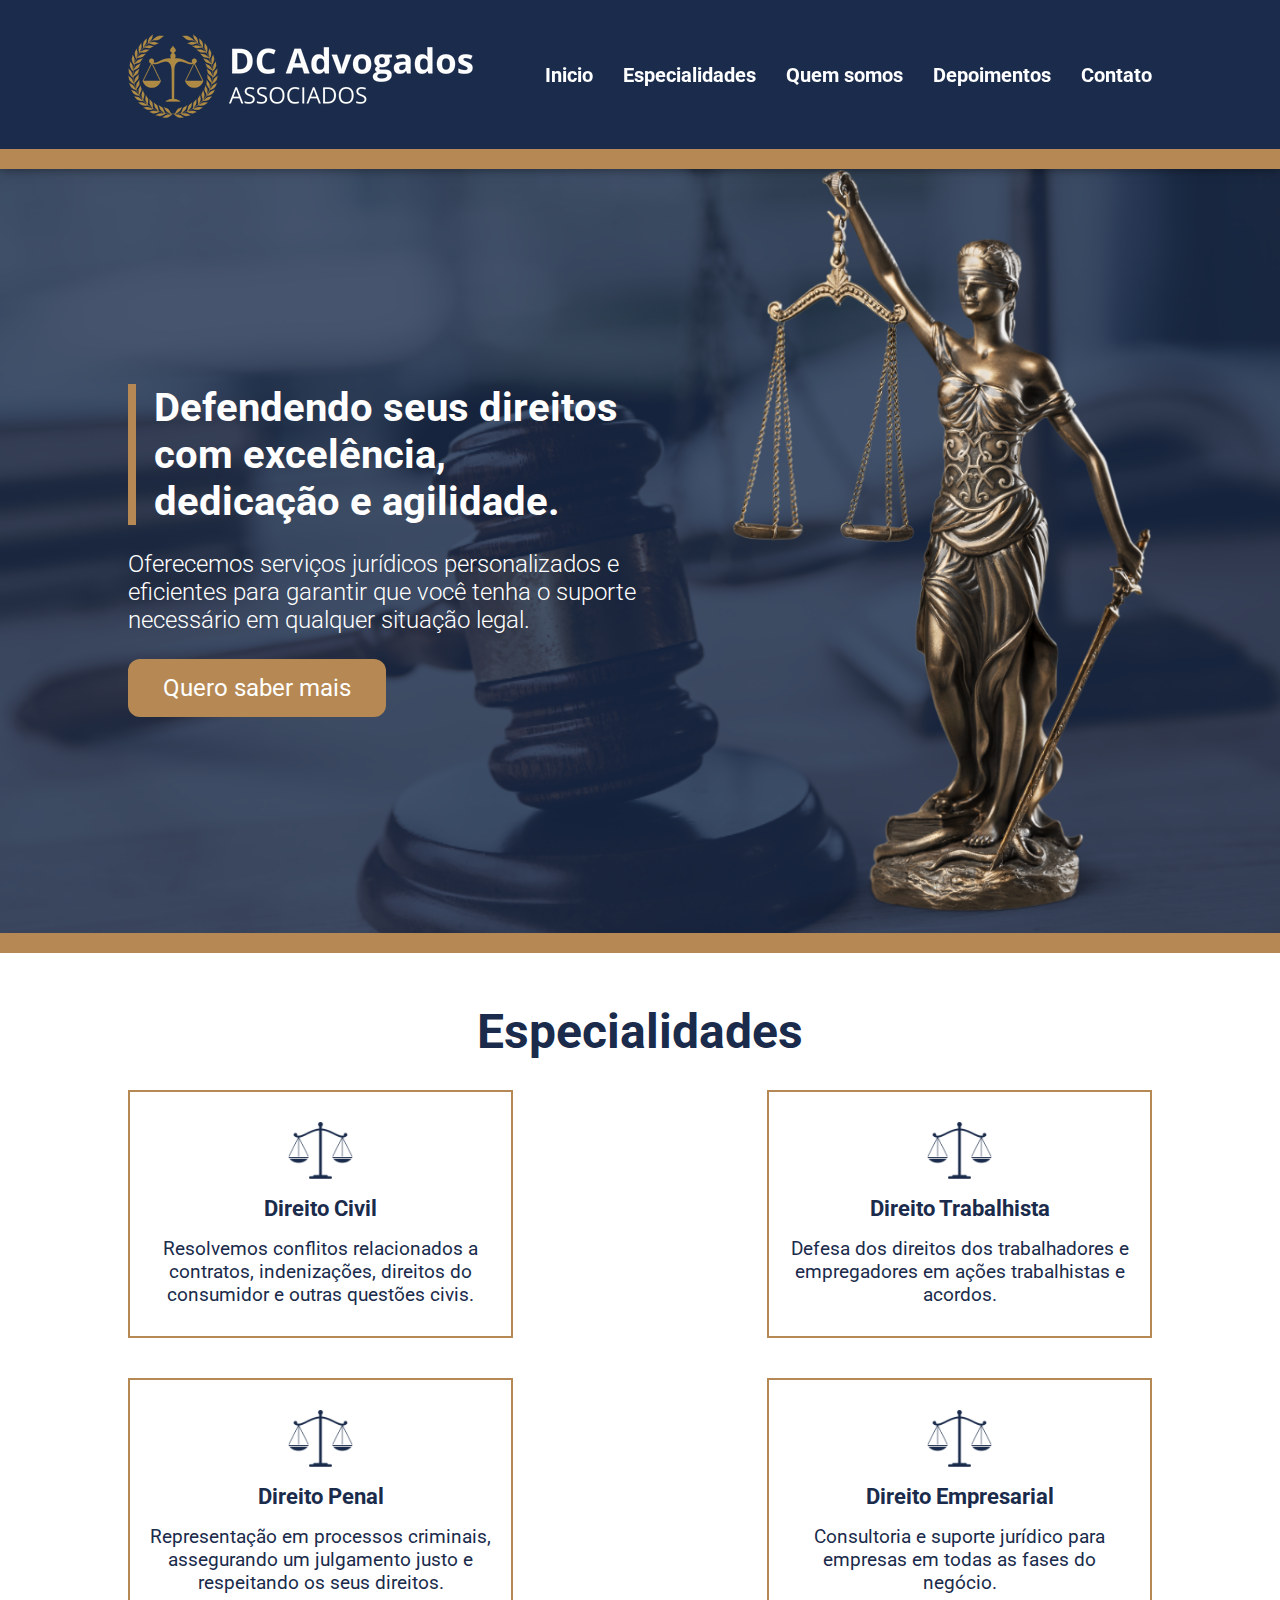
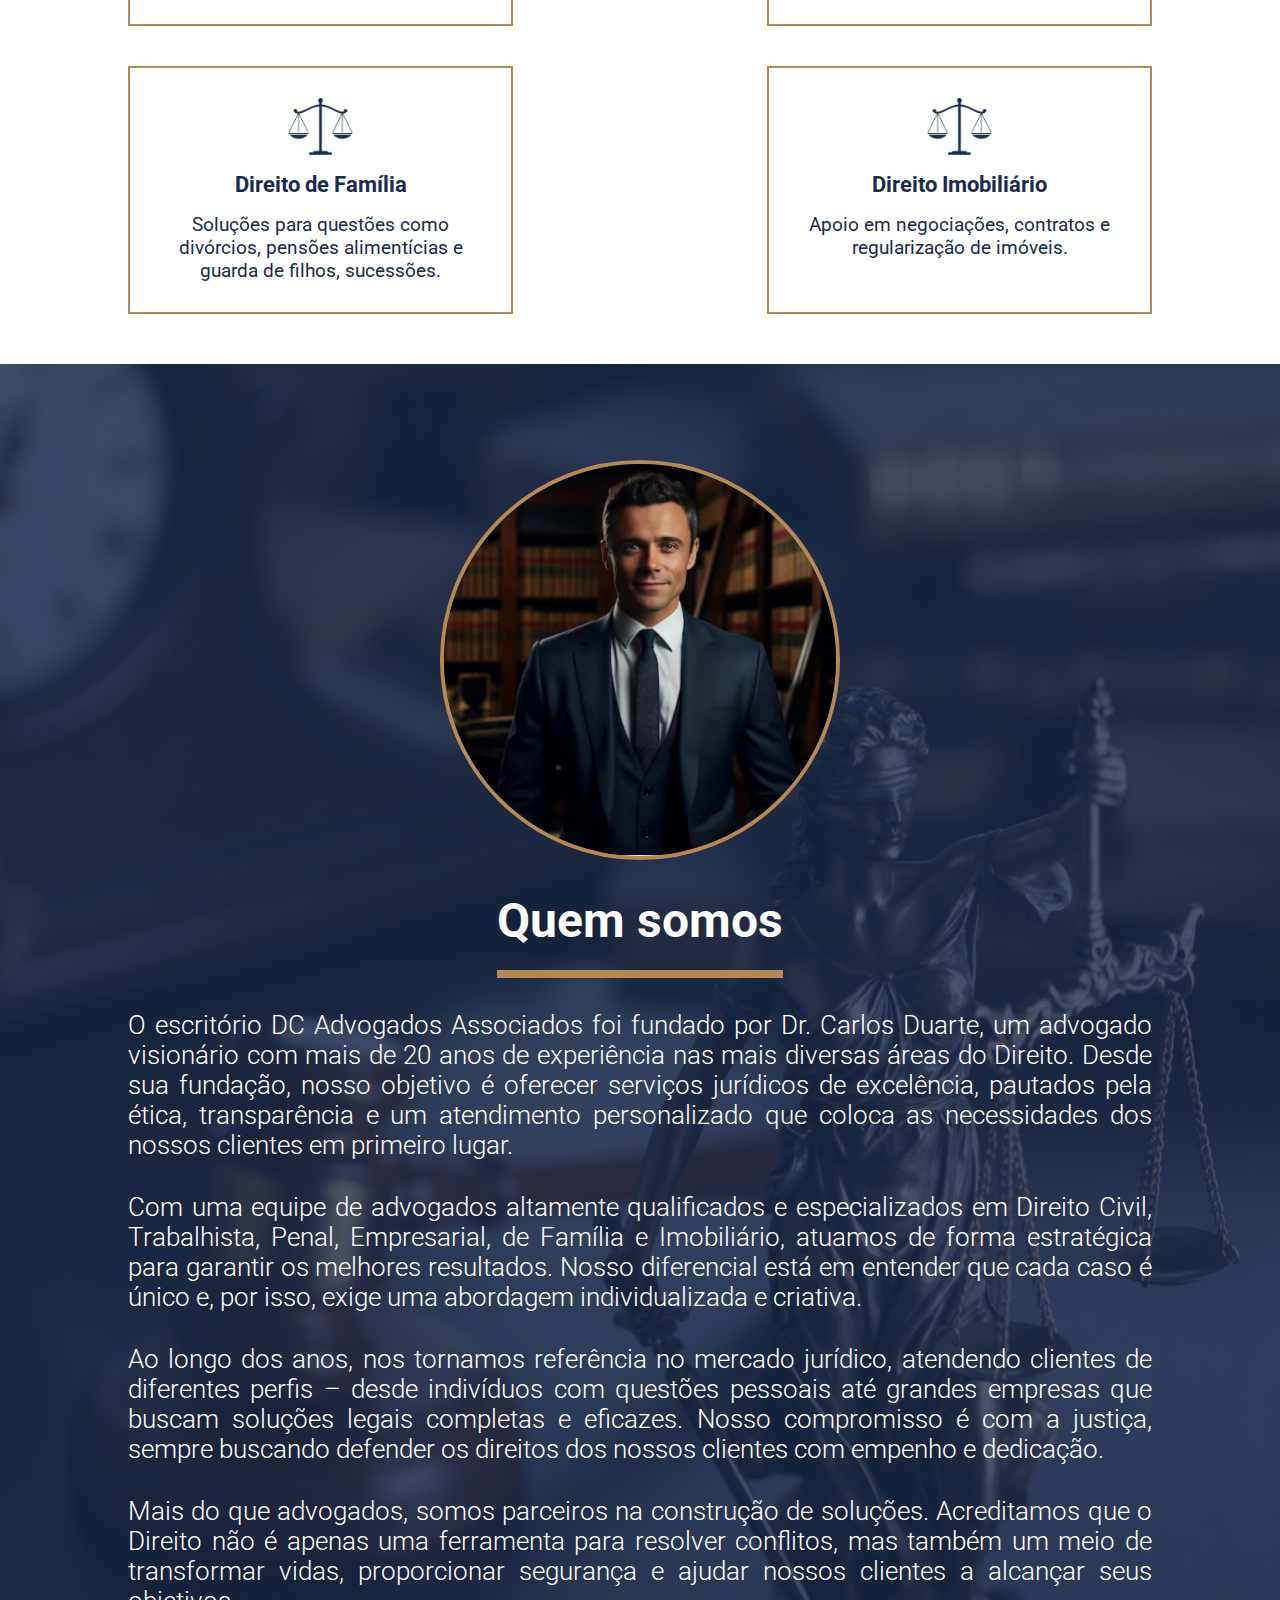
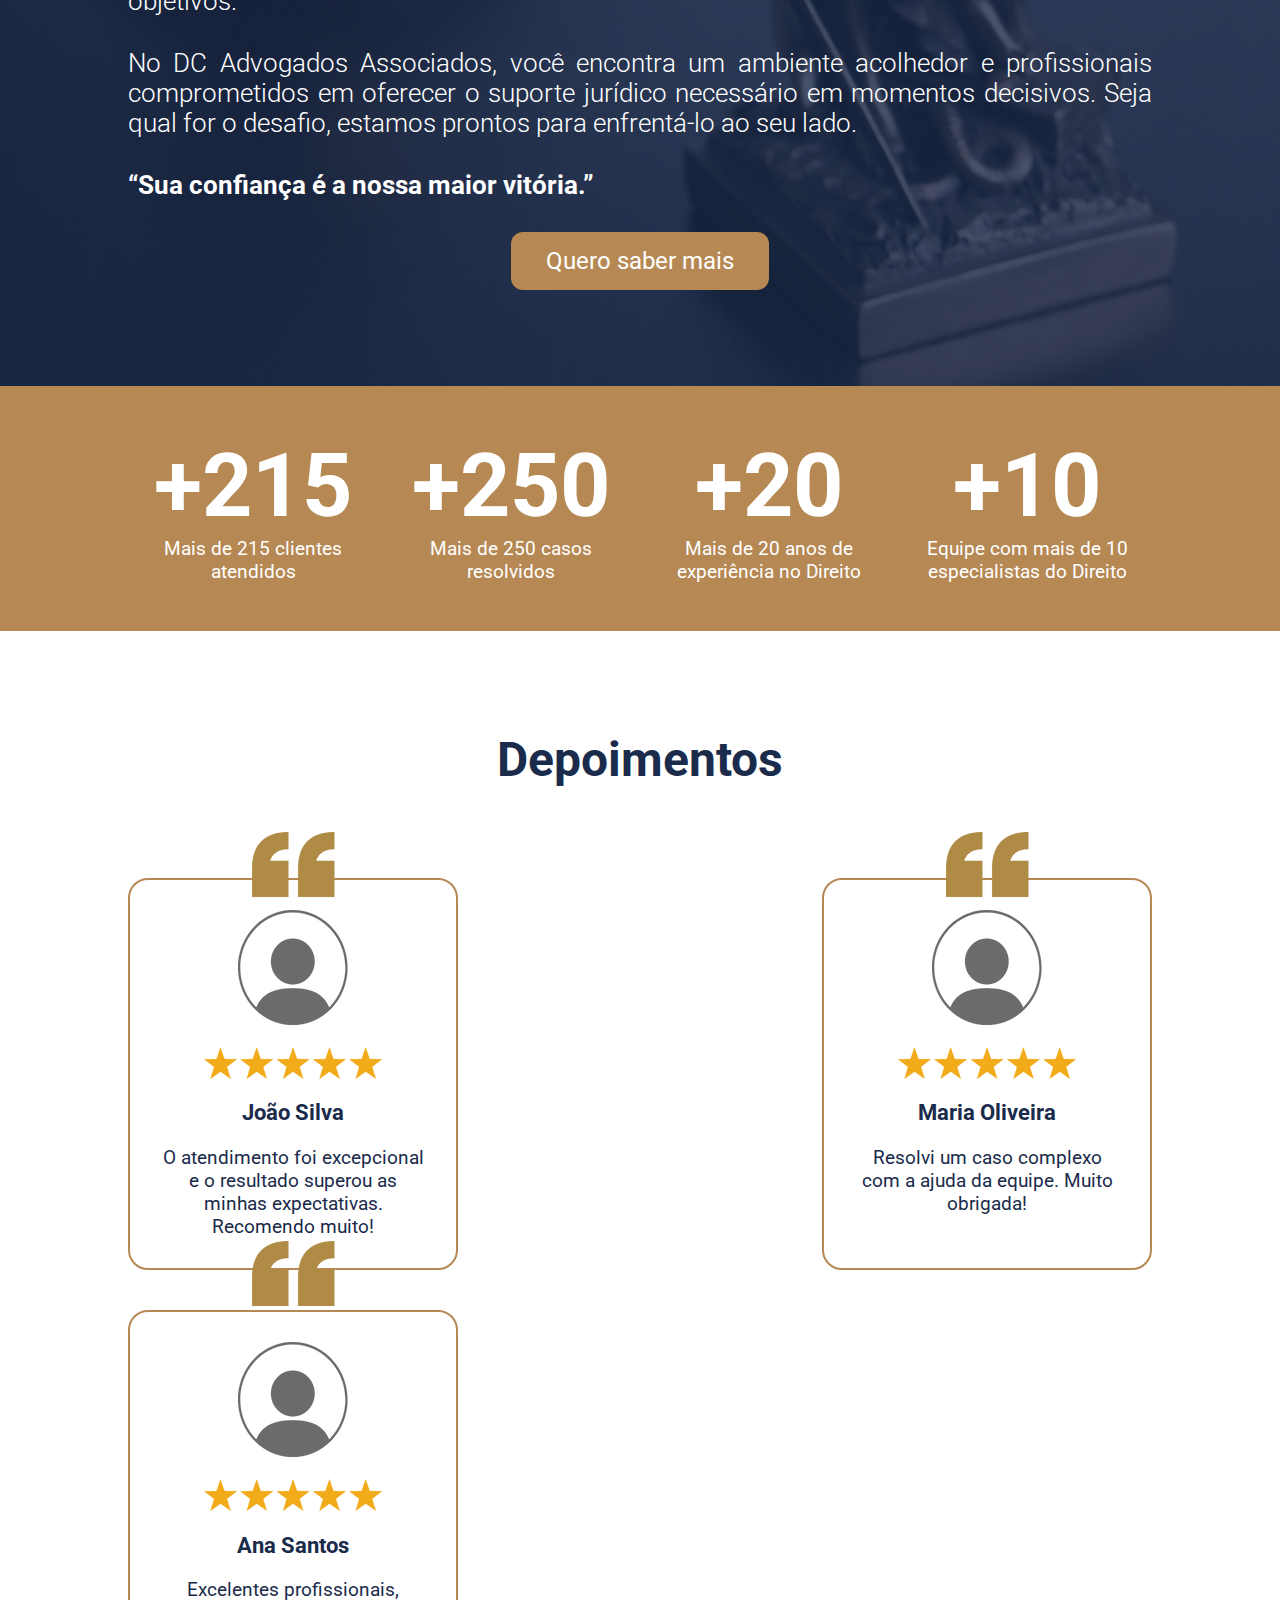
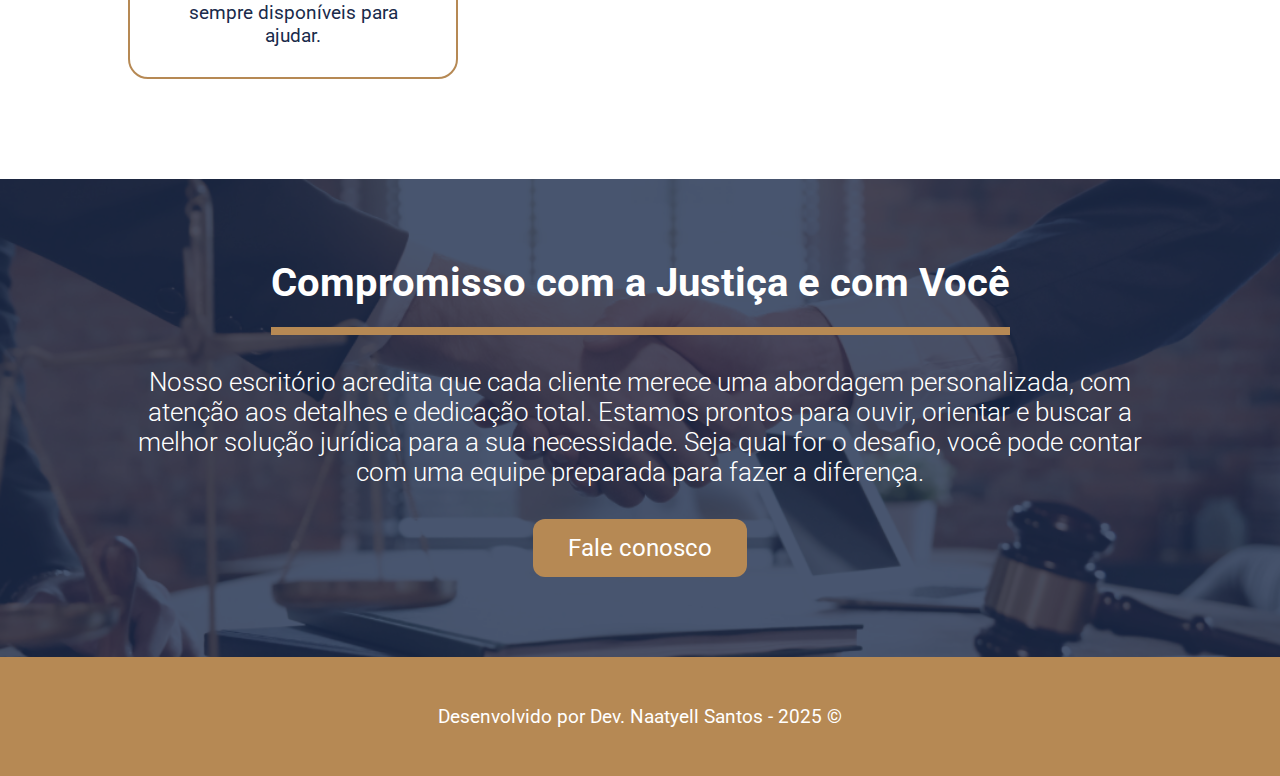
<file: index.html>
<!DOCTYPE html>
<html lang="pt-BR">
  <head>
    <meta charset="UTF-8" />
    <meta name="viewport" content="width=device-width, initial-scale=1.0" />
    <title>DC Advogados Associados</title>
    <link rel="preconnect" href="https://fonts.googleapis.com" />
    <link rel="preconnect" href="https://fonts.gstatic.com" crossorigin />
    <link
      href="https://fonts.googleapis.com/css2?family=Roboto:ital,wght@0,100..900;1,100..900&display=swap"
      rel="stylesheet"
    />
    <link rel="stylesheet" href="style.css" />
  </head>
  <body>
    <div class="container-global">
      <!-- header - cabeçalho -->
      <header>
        <div class="header-container">
          <img src="./assets/logo.png" alt="logomarca" />
          <nav>
            <ul>
              <li><a href="#banner">Inicio</a></li>
              <li><a href="#especialidades">Especialidades</a></li>
              <li><a href="#foto-advogado">Quem somos</a></li>
              <li><a href="#depoimentos">Depoimentos</a></li>
              <li><a href="./pages/contato/index.html">Contato</a></li>
            </ul>
          </nav>
        </div>
      </header>

      <!-- banner -->

      <section class="container-section-banner" id="banner">
        <div class="container-div-banner">
          <div class="container-content-banner">
            <h1 class="title">
              Defendendo seus direitos com excelência, dedicação e agilidade.
            </h1>
            <p class="description">
              Oferecemos serviços jurídicos personalizados e eficientes para
              garantir que você tenha o suporte necessário em qualquer situação
              legal.
            </p>
            <a href="#" class="btn-whatsapp">Quero saber mais</a>
          </div>
          <img
            id="image-justice"
            src="./assets/justica.png"
            alt="estatua justiça"
          />
        </div>
      </section>

      <!-- Especialidades -->

      <section class="container-section-specialties" id="especialidades">
        <div class="container-div-specialties">
          <h2 id="title-specialties">Especialidades</h2>
          <div class="container-cards-specialties">
            <div class="cards">
              <img src="./assets/balanca.png" alt="balanca" />
              <h3>Direito Civil</h3>
              <p>
                Resolvemos conflitos relacionados a contratos, indenizações,
                direitos do consumidor e outras questões civis.
              </p>
            </div>
            <div class="cards">
              <img src="./assets/balanca.png" alt="balanca" />
              <h3>Direito Trabalhista</h3>
              <p>
                Defesa dos direitos dos trabalhadores e empregadores em ações
                trabalhistas e acordos.
              </p>
            </div>
            <div class="cards">
              <img src="./assets/balanca.png" alt="balanca" />
              <h3>Direito Penal</h3>
              <p>
                Representação em processos criminais, assegurando um julgamento
                justo e respeitando os seus direitos.
              </p>
            </div>
            <div class="cards">
              <img src="./assets/balanca.png" alt="balanca" />
              <h3>Direito Empresarial</h3>
              <p>
                Consultoria e suporte jurídico para empresas em todas as fases
                do negócio.
              </p>
            </div>
            <div class="cards">
              <img src="./assets/balanca.png" alt="balanca" />
              <h3>Direito de Família</h3>
              <p>
                Soluções para questões como divórcios, pensões alimentícias e
                guarda de filhos, sucessões.
              </p>
            </div>
            <div class="cards">
              <img src="./assets/balanca.png" alt="balanca" />
              <h3>Direito Imobiliário</h3>
              <p>Apoio em negociações, contratos e regularização de imóveis.</p>
            </div>
          </div>
        </div>
      </section>

      <!-- Quem somos -->

      <section class="container-section-about-us">
        <div class="container-div-about-us">
          <img src="assets/advogado.png" alt="advogado" id="foto-advogado" />
          <h2>Quem somos</h2>
          <p>
            O escritório DC Advogados Associados foi fundado por Dr. Carlos
            Duarte, um advogado visionário com mais de 20 anos de experiência
            nas mais diversas áreas do Direito. Desde sua fundação, nosso
            objetivo é oferecer serviços jurídicos de excelência, pautados pela
            ética, transparência e um atendimento personalizado que coloca as
            necessidades dos nossos clientes em primeiro lugar.
          </p>
          <p>
            Com uma equipe de advogados altamente qualificados e especializados
            em Direito Civil, Trabalhista, Penal, Empresarial, de Família e
            Imobiliário, atuamos de forma estratégica para garantir os melhores
            resultados. Nosso diferencial está em entender que cada caso é único
            e, por isso, exige uma abordagem individualizada e criativa.
          </p>
          <p>
            Ao longo dos anos, nos tornamos referência no mercado jurídico,
            atendendo clientes de diferentes perfis – desde indivíduos com
            questões pessoais até grandes empresas que buscam soluções legais
            completas e eficazes. Nosso compromisso é com a justiça, sempre
            buscando defender os direitos dos nossos clientes com empenho e
            dedicação.
          </p>
          <p>
            Mais do que advogados, somos parceiros na construção de soluções.
            Acreditamos que o Direito não é apenas uma ferramenta para resolver
            conflitos, mas também um meio de transformar vidas, proporcionar
            segurança e ajudar nossos clientes a alcançar seus objetivos.
          </p>
          <p>
            No DC Advogados Associados, você encontra um ambiente acolhedor e
            profissionais comprometidos em oferecer o suporte jurídico
            necessário em momentos decisivos. Seja qual for o desafio, estamos
            prontos para enfrentá-lo ao seu lado.
          </p>
          <p id="ultima-frase">“Sua confiança é a nossa maior vitória.”</p>
          <a href="#" class="btn-whatsapp">Quero saber mais</a>
        </div>
      </section>

      <!-- números -->

      <section class="container-section-numbers">
        <div class="container-div-numbers">
          <div class="cards-numbers">
            <h3>+215</h3>
            <p>Mais de 215 clientes atendidos</p>
          </div>

          <div class="cards-numbers">
            <h3>+250</h3>
            <p>Mais de 250 casos resolvidos</p>
          </div>

          <div class="cards-numbers">
            <h3>+20</h3>
            <p>Mais de 20 anos de experiência no Direito</p>
          </div>

          <div class="cards-numbers">
            <h3>+10</h3>
            <p>Equipe com mais de 10 especialistas do Direito</p>
          </div>
        </div>
      </section>

      <!-- Depoimentos -->

      <section class="container-section-testimonials" id="depoimentos">
        <div class="container-div-testimonials">
          <h2>Depoimentos</h2>
          <div class="container-cards-testimonials">
            <div class="card-testimonials">
              <img src="assets/aspas.png" alt="aspas" class="aspas" />
              <img src="assets/usuario.png" alt="usuário" />
              <img src="assets/estrelas.png" alt="estrelas" />
              <h3>João Silva</h3>
              <p>
                O atendimento foi excepcional e o resultado superou as minhas
                expectativas. Recomendo muito!
              </p>
            </div>

            <div class="card-testimonials">
              <img src="assets/aspas.png" alt="aspas" class="aspas" />
              <img src="assets/usuario.png" alt="usuário" />
              <img src="assets/estrelas.png" alt="estrelas" />
              <h3>Maria Oliveira</h3>
              <p>
                Resolvi um caso complexo com a ajuda da equipe. Muito obrigada!
              </p>
            </div>

            <div class="card-testimonials">
              <img src="assets/aspas.png" alt="aspas" class="aspas" />
              <img src="assets/usuario.png" alt="usuário" />
              <img src="assets/estrelas.png" alt="estrelas" />
              <h3>Ana Santos</h3>
              <p>Excelentes profissionais, sempre disponíveis para ajudar.</p>
            </div>
          </div>
        </div>
      </section>

      <!-- Ultimo banner -->

      <section class="container-section-last-banner">
        <div class="container-div-last-banner">
          <h2>Compromisso com a Justiça e com Você</h2>
          <p>
            Nosso escritório acredita que cada cliente merece uma abordagem
            personalizada, com atenção aos detalhes e dedicação total. Estamos
            prontos para ouvir, orientar e buscar a melhor solução jurídica para
            a sua necessidade. Seja qual for o desafio, você pode contar com uma
            equipe preparada para fazer a diferença.
          </p>
          <a href="#" class="btn-whatsapp">Fale conosco</a>
        </div>
      </section>

      <!-- Footer - rodapé -->

      <footer>
        <p>Desenvolvido por Dev. Naatyell Santos - 2025 ©</p>
      </footer>
    </div>
  </body>
</html>
</file>
<file: style.css>
* {
  margin: 0;
  padding: 0;
  box-sizing: border-box;
}

body {
  font-family: "Roboto", sans-serif;
}

/* header */

header {
  background-color: #1a2b4b;
  display: flex;
  justify-content: center;
  padding: 30px 0px;
  border-bottom: 20px solid #b68954;
  position: fixed;
  width: 100%;
  z-index: 99;
  top: 0;
  right: 0;
  left: 0;
box-shadow: 0 0 10px rgba(0, 0, 0, 0.5);
}

nav ul li a {
  color: white;
  text-decoration: none;
  font-size: 20px;
  font-weight: bold;
}

nav ul li a:hover {
  color: #b68954;
  border-top: 5px solid #b68954;
  border-bottom: 5px solid #b68954;
  padding: 8px 0px;
  transition: 0.4s ease;
}

nav ul {
  display: flex;
  gap: 30px;
  list-style: none;
}

.header-container {
  display: flex;
  flex-direction: row;
  justify-content: space-between;
  align-items: center;
  width: 80%;
}

/* banner */

.container-section-banner {
  background-image: url("./assets/banner1.png");
  display: flex;
  background-size: cover;
  justify-content: center;
  position: relative;
  border-bottom: 20px solid #b68954;
  padding-top: 169px;
}

.container-section-banner::before {
  content: "";
  width: 100%;
  height: 100%;
  background-color: rgba(26, 43, 75, 0.8);
  position: absolute;
  top: 0;
  left: 0;
  bottom: 0;
  right: 0;
}

.container-div-banner {
  display: flex;
  flex-direction: row;
  justify-content: space-between;
  align-items: center;
  width: 80%;
  z-index: 1;
}

.container-content-banner {
  display: flex;
  flex-direction: column;
  gap: 25px;
  width: 50%;
}

#image-justice {
  width: 420px;
}

.title {
  color: white;
  font-size: 40px;
  border-left: 8px solid #b68954;
  padding-left: 18px;
  font-weight: bold;
}

.description {
  font-size: 24px;
  color: white;
  font-weight: 300;
}

.btn-whatsapp {
  text-decoration: none;
  color: white;
  font-size: 24px;
  background-color: #b68954;
  padding: 15px 35px;
  border-radius: 12px;
  width: fit-content;
}

.btn-whatsapp:hover {
  background-color: #c5a179;
}

/* especialidades */

.container-section-specialties {
  display: flex;
  justify-content: center;
}

.container-div-specialties {
  width: 80%;
  display: flex;
  flex-direction: column;
  align-items: center;
  padding: 50px 0;
  gap: 30px;
}

#title-specialties {
  font-size: 3rem;
  color: #1a2b4b;
}

.container-cards-specialties {
  display: flex;
  flex-wrap: wrap;
  justify-content: space-between;
  gap: 40px;
}

.cards {
  width: 385px;
  border: 2px solid #b68954;
  display: flex;
  flex-direction: column;
  align-items: center;
  padding: 30px 20px;
  gap: 1rem;
}

.cards img {
  width: 65px;
}

.cards h3 {
  font-size: 1.4rem;
  color: #1a2b4b;
}

.cards p {
  text-align: center;
  font-size: 1.2rem;
  color: #1a2b4b;
}

/* Quem somos */

.container-section-about-us {
  background-image: url("./assets/banner-sobre-mim.png");
  display: flex;
  justify-content: center;
  padding: 6rem 0;
  background-size: cover;
  position: relative;
}

.container-section-about-us::before {
  content: "";
  width: 100%;
  height: 100%;
  background-color: rgba(26, 43, 75, 0.8);
  position: absolute;
  top: 0;
  left: 0;
  bottom: 0;
  right: 0;
}

.container-div-about-us {
  width: 80%;
  display: flex;
  flex-direction: column;
  align-items: center;
  gap: 2rem;
  z-index: 1;
}

.container-div-about-us img {
  width: 400px;
  height: 400px;
  border-radius: 100%;
  object-fit: cover;
  border: 4px solid #b68954;
}

.container-div-about-us h2 {
  font-size: 3rem;
  color: white;
  border-bottom: 8px solid #b68954;
  padding-bottom: 1.3rem;
}

.container-div-about-us p {
  font-size: 1.6rem;
  color: white;
  text-align: justify;
  font-weight: 300;
}

#ultima-frase {
  width: 100%;
  font-weight: bold;
}

/* números */

.container-section-numbers {
  background-color: #b68954;
  display: flex;
  justify-content: center;
  padding: 3rem 0;
}

.container-div-numbers {
  width: 80%;
  display: flex;
  justify-content: space-between;
  flex-wrap: wrap;
}

.cards-numbers {
  text-align: center;
  width: 250px;
}

.cards-numbers h3 {
  font-size: 5.5rem;
  color: white;
}

.cards-numbers p {
  font-size: 1.2rem;
  color: white;
}

/* Depoimentos */

.container-section-testimonials {
  display: flex;
  justify-content: center;
  padding: 6.25rem 0;
}

.container-div-testimonials {
  width: 80%;
  display: flex;
  flex-direction: column;
  align-items: center;
  gap: 40px;
}

.container-div-testimonials h2 {
  font-size: 3rem;
  color: #1a2b4b;
  margin-bottom: 50px;
}

.container-cards-testimonials {
  width: 100%;
  display: flex;
  justify-content: space-between;
  flex-wrap: wrap;
  gap: 40px;
  position: relative;
}

.card-testimonials {
  border: 2px solid #b68954;
  display: flex;
  flex-direction: column;
  align-items: center;
  width: 330px;
  gap: 1.3rem;
  padding: 30px;
  text-align: center;
  border-radius: 20px;
  position: relative;
}

.card-testimonials h3 {
  font-size: 1.4rem;
  color: #1a2b4b;
}

.card-testimonials p {
  font-size: 1.2rem;
  color: #1a2b4b;
}

.aspas {
  position: absolute;
  bottom: 370px;
}

/* ultimo banner */

.container-section-last-banner {
  background-image: url(./assets/banner-aperto-maos.png);
  background-size: cover;
  color: white;
  display: flex;
  justify-content: center;
  padding: 5rem 0;
  position: relative;
}

.container-section-last-banner:before {
  content: "";
  width: 100%;
  height: 100%;
  background-color: rgba(26, 43, 75, 0.8);
  position: absolute;
  top: 0;
  left: 0;
  bottom: 0;
  right: 0;
}

.container-div-last-banner {
  width: 80%;
  display: flex;
  flex-direction: column;
  align-items: center;
  gap: 2rem;
  z-index: 1;
}

.container-div-last-banner h2 {
  font-size: 2.5rem;
  font-weight: bold;
  border-bottom: 8px solid #b68954;
  padding-bottom: 1.3rem;
}

.container-div-last-banner p {
  text-align: center;
  font-size: 1.6rem;
  font-weight: 300;
}

/* footer */

footer {
  background-color: #b68954;
  color: white;
  padding: 3rem 0;
}

footer p {
  text-align: center;
  font-size: 1.2rem;
}
</file>
